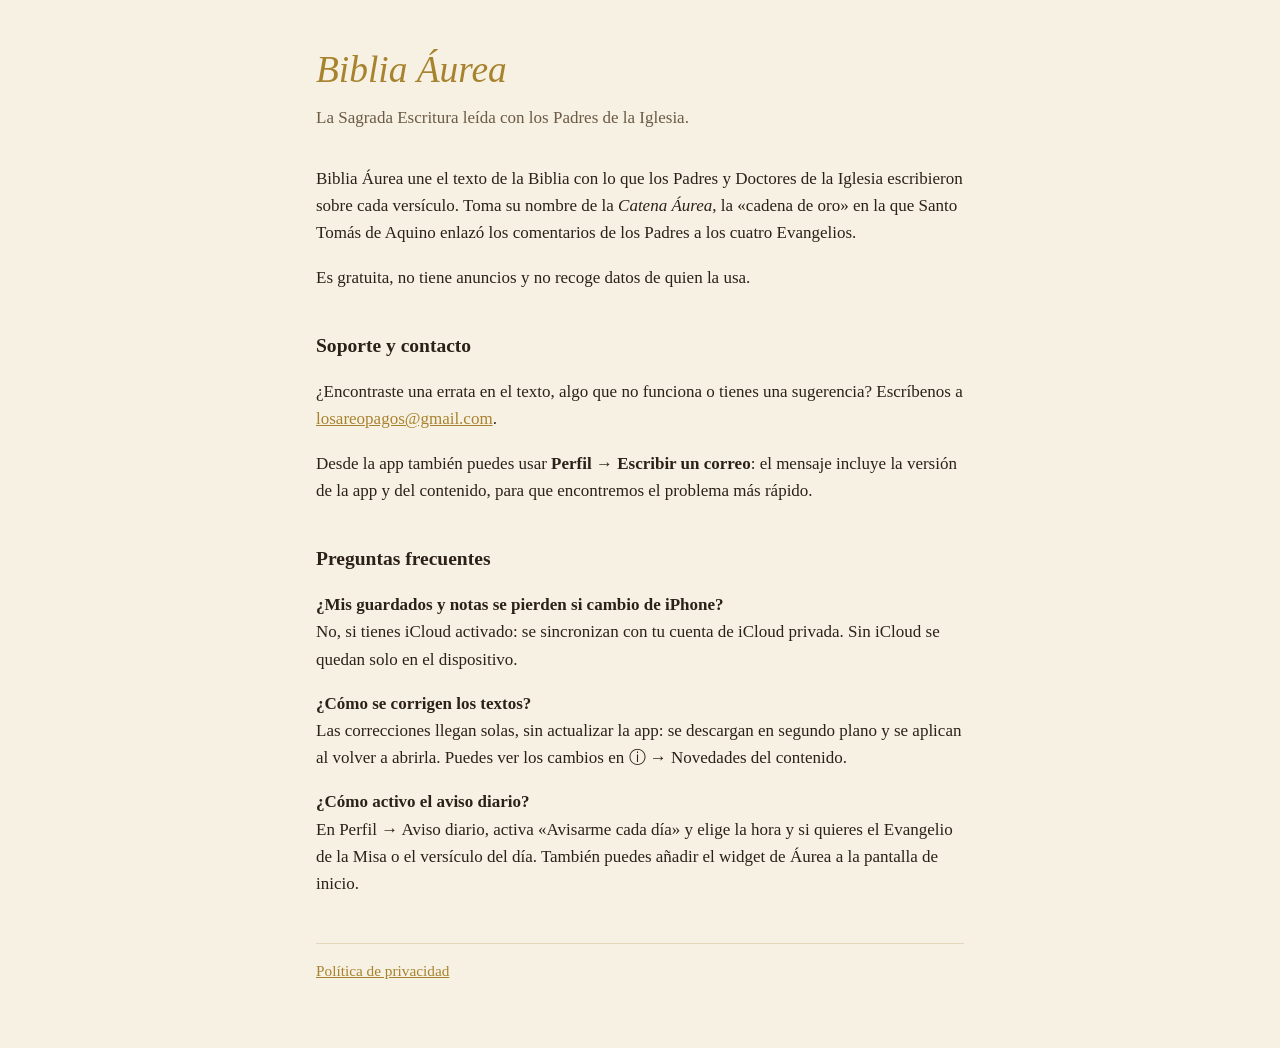
<file: index.html>
<!doctype html>
<html lang="es">
<head>
<meta charset="utf-8">
<meta name="viewport" content="width=device-width,initial-scale=1">
<title>Biblia Áurea · Soporte</title>
<link rel="stylesheet" href="estilo.css">
</head>
<body><main>
<h1>Biblia Áurea</h1>
<p class="lema">La Sagrada Escritura leída con los Padres de la Iglesia.</p>

<p>Biblia Áurea une el texto de la Biblia con lo que los Padres y Doctores de la Iglesia escribieron sobre cada versículo. Toma su nombre de la <em>Catena Áurea</em>, la «cadena de oro» en la que Santo Tomás de Aquino enlazó los comentarios de los Padres a los cuatro Evangelios.</p>
<p>Es gratuita, no tiene anuncios y no recoge datos de quien la usa.</p>

<h2>Soporte y contacto</h2>
<p>¿Encontraste una errata en el texto, algo que no funciona o tienes una sugerencia? Escríbenos a <a href="mailto:losareopagos@gmail.com">losareopagos@gmail.com</a>.</p>
<p>Desde la app también puedes usar <strong>Perfil → Escribir un correo</strong>: el mensaje incluye la versión de la app y del contenido, para que encontremos el problema más rápido.</p>

<h2>Preguntas frecuentes</h2>
<p><strong>¿Mis guardados y notas se pierden si cambio de iPhone?</strong><br>
No, si tienes iCloud activado: se sincronizan con tu cuenta de iCloud privada. Sin iCloud se quedan solo en el dispositivo.</p>
<p><strong>¿Cómo se corrigen los textos?</strong><br>
Las correcciones llegan solas, sin actualizar la app: se descargan en segundo plano y se aplican al volver a abrirla. Puedes ver los cambios en ⓘ → Novedades del contenido.</p>
<p><strong>¿Cómo activo el aviso diario?</strong><br>
En Perfil → Aviso diario, activa «Avisarme cada día» y elige la hora y si quieres el Evangelio de la Misa o el versículo del día. También puedes añadir el widget de Áurea a la pantalla de inicio.</p>

<nav><a href="privacidad.html">Política de privacidad</a></nav>
</main></body>
</html>
</file>
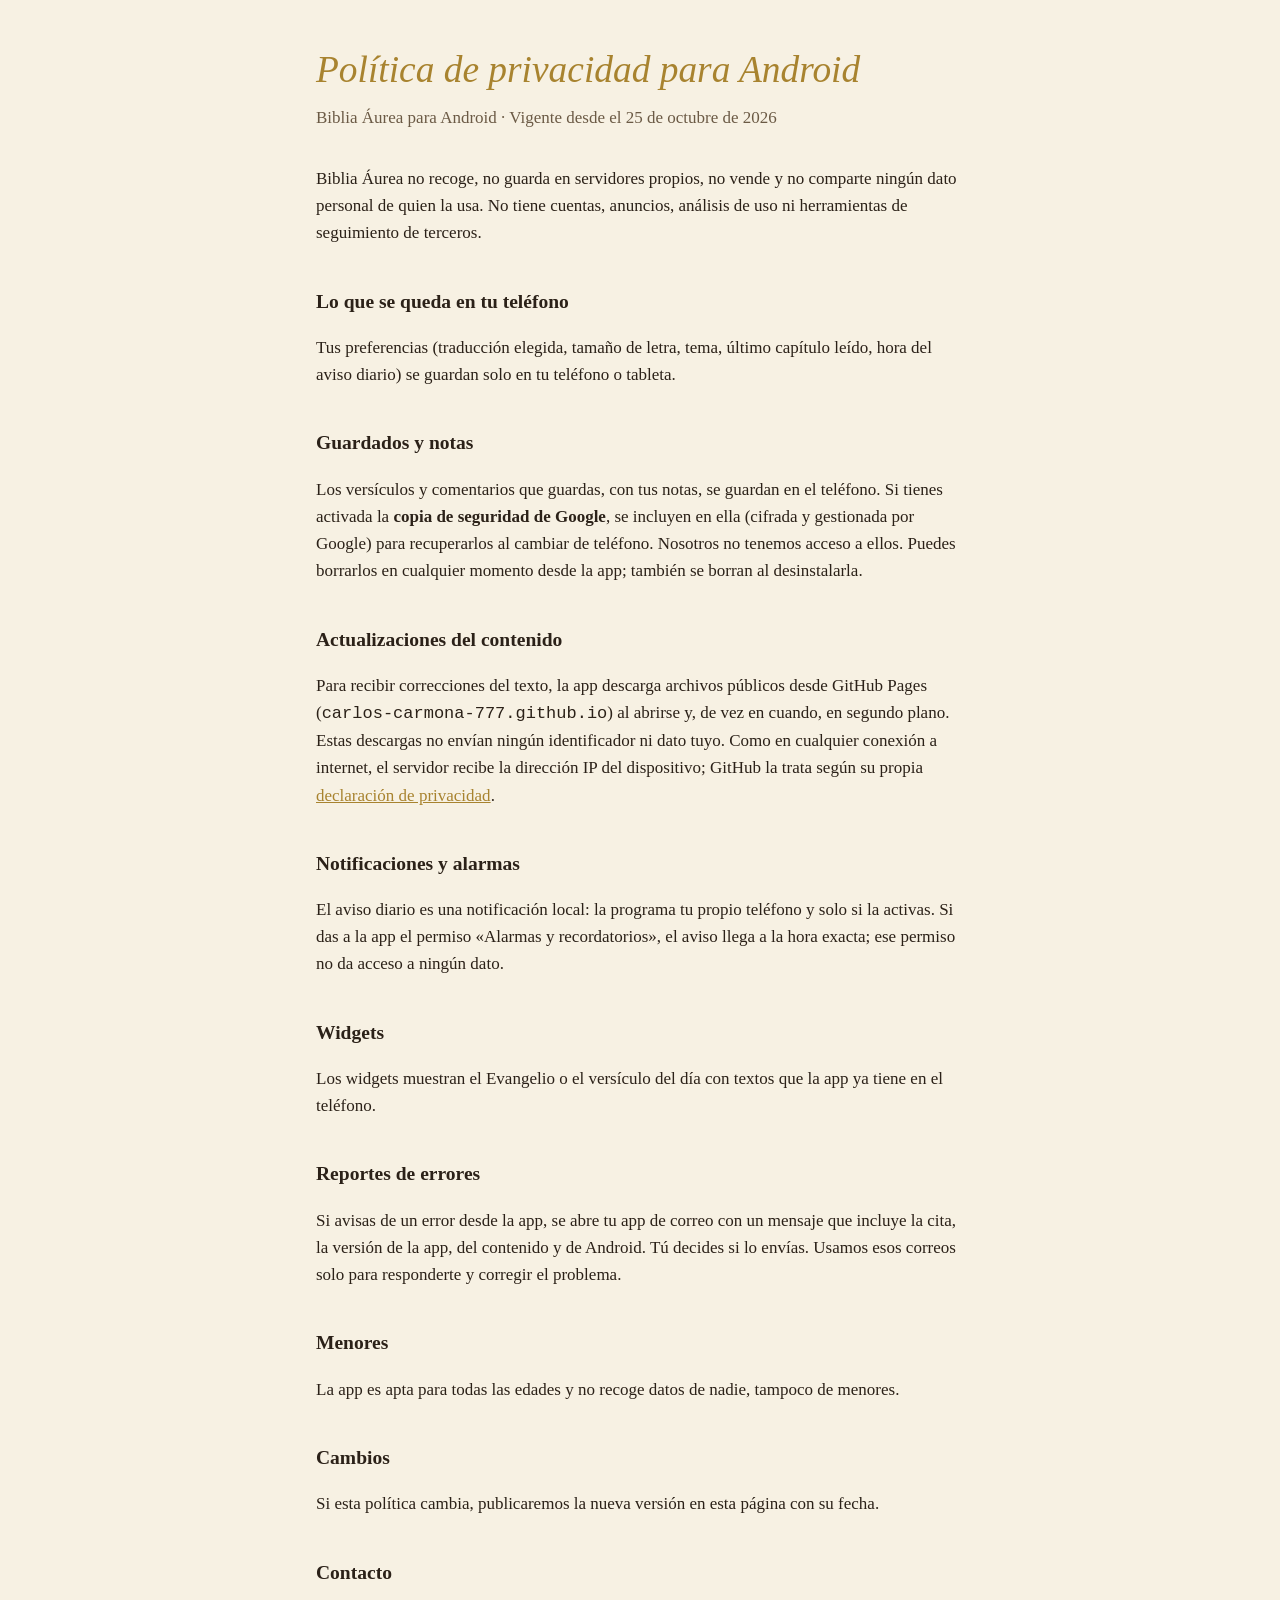
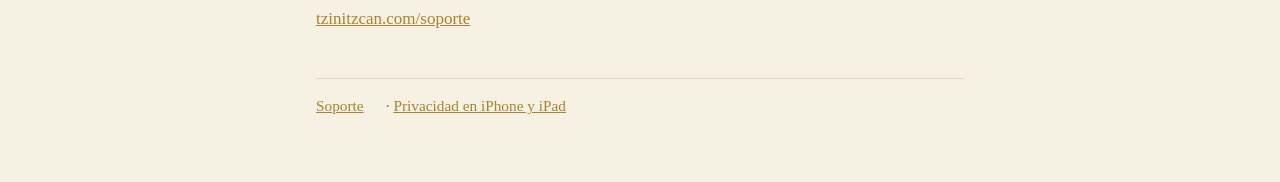
<file: privacidad-android.html>
<!doctype html>
<html lang="es">
<head>
<meta charset="utf-8">
<meta name="viewport" content="width=device-width,initial-scale=1">
<title>Biblia Áurea · Privacidad en Android</title>
<link rel="stylesheet" href="estilo.css">
</head>
<body><main>
<h1>Política de privacidad para Android</h1>
<p class="lema">Biblia Áurea para Android · Vigente desde el 25 de octubre de 2026</p>

<p>Biblia Áurea no recoge, no guarda en servidores propios, no vende y no comparte ningún dato personal de quien la usa. No tiene cuentas, anuncios, análisis de uso ni herramientas de seguimiento de terceros.</p>

<h2>Lo que se queda en tu teléfono</h2>
<p>Tus preferencias (traducción elegida, tamaño de letra, tema, último capítulo leído, hora del aviso diario) se guardan solo en tu teléfono o tableta.</p>

<h2>Guardados y notas</h2>
<p>Los versículos y comentarios que guardas, con tus notas, se guardan en el teléfono. Si tienes activada la <strong>copia de seguridad de Google</strong>, se incluyen en ella (cifrada y gestionada por Google) para recuperarlos al cambiar de teléfono. Nosotros no tenemos acceso a ellos. Puedes borrarlos en cualquier momento desde la app; también se borran al desinstalarla.</p>

<h2>Actualizaciones del contenido</h2>
<p>Para recibir correcciones del texto, la app descarga archivos públicos desde GitHub Pages (<code>carlos-carmona-777.github.io</code>) al abrirse y, de vez en cuando, en segundo plano. Estas descargas no envían ningún identificador ni dato tuyo. Como en cualquier conexión a internet, el servidor recibe la dirección IP del dispositivo; GitHub la trata según su propia <a href="https://docs.github.com/es/site-policy/privacy-policies/github-general-privacy-statement">declaración de privacidad</a>.</p>

<h2>Notificaciones y alarmas</h2>
<p>El aviso diario es una notificación local: la programa tu propio teléfono y solo si la activas. Si das a la app el permiso «Alarmas y recordatorios», el aviso llega a la hora exacta; ese permiso no da acceso a ningún dato.</p>

<h2>Widgets</h2>
<p>Los widgets muestran el Evangelio o el versículo del día con textos que la app ya tiene en el teléfono.</p>

<h2>Reportes de errores</h2>
<p>Si avisas de un error desde la app, se abre tu app de correo con un mensaje que incluye la cita, la versión de la app, del contenido y de Android. Tú decides si lo envías. Usamos esos correos solo para responderte y corregir el problema.</p>

<h2>Menores</h2>
<p>La app es apta para todas las edades y no recoge datos de nadie, tampoco de menores.</p>

<h2>Cambios</h2>
<p>Si esta política cambia, publicaremos la nueva versión en esta página con su fecha.</p>

<h2>Contacto</h2>
<p><a href="https://tzinitzcan.com/soporte">tzinitzcan.com/soporte</a></p>

<nav><a href="index.html">Soporte</a> · <a href="privacidad.html">Privacidad en iPhone y iPad</a></nav>
</main></body>
</html>
</file>
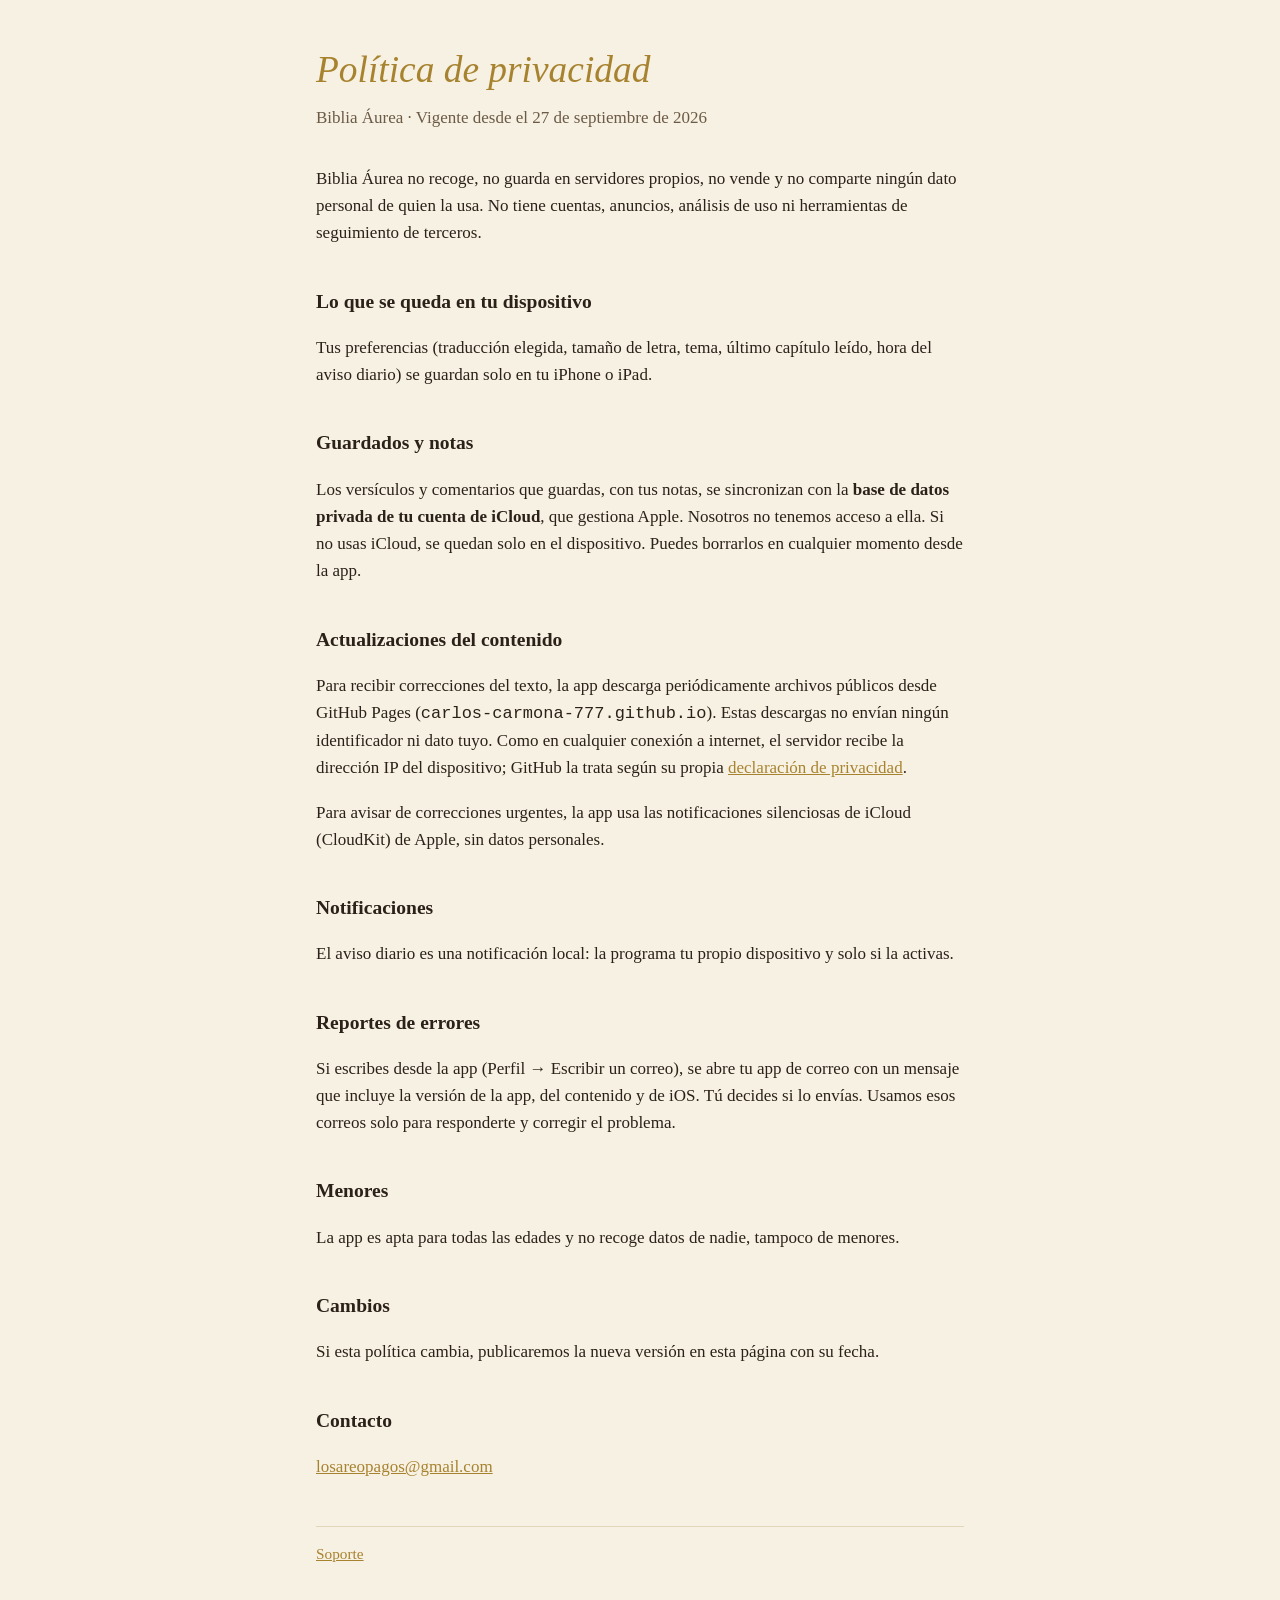
<file: privacidad.html>
<!doctype html>
<html lang="es">
<head>
<meta charset="utf-8">
<meta name="viewport" content="width=device-width,initial-scale=1">
<title>Biblia Áurea · Privacidad</title>
<link rel="stylesheet" href="estilo.css">
</head>
<body><main>
<h1>Política de privacidad</h1>
<p class="lema">Biblia Áurea · Vigente desde el 27 de septiembre de 2026</p>

<p>Biblia Áurea no recoge, no guarda en servidores propios, no vende y no comparte ningún dato personal de quien la usa. No tiene cuentas, anuncios, análisis de uso ni herramientas de seguimiento de terceros.</p>

<h2>Lo que se queda en tu dispositivo</h2>
<p>Tus preferencias (traducción elegida, tamaño de letra, tema, último capítulo leído, hora del aviso diario) se guardan solo en tu iPhone o iPad.</p>

<h2>Guardados y notas</h2>
<p>Los versículos y comentarios que guardas, con tus notas, se sincronizan con la <strong>base de datos privada de tu cuenta de iCloud</strong>, que gestiona Apple. Nosotros no tenemos acceso a ella. Si no usas iCloud, se quedan solo en el dispositivo. Puedes borrarlos en cualquier momento desde la app.</p>

<h2>Actualizaciones del contenido</h2>
<p>Para recibir correcciones del texto, la app descarga periódicamente archivos públicos desde GitHub Pages (<code>carlos-carmona-777.github.io</code>). Estas descargas no envían ningún identificador ni dato tuyo. Como en cualquier conexión a internet, el servidor recibe la dirección IP del dispositivo; GitHub la trata según su propia <a href="https://docs.github.com/es/site-policy/privacy-policies/github-general-privacy-statement">declaración de privacidad</a>.</p>
<p>Para avisar de correcciones urgentes, la app usa las notificaciones silenciosas de iCloud (CloudKit) de Apple, sin datos personales.</p>

<h2>Notificaciones</h2>
<p>El aviso diario es una notificación local: la programa tu propio dispositivo y solo si la activas.</p>

<h2>Reportes de errores</h2>
<p>Si escribes desde la app (Perfil → Escribir un correo), se abre tu app de correo con un mensaje que incluye la versión de la app, del contenido y de iOS. Tú decides si lo envías. Usamos esos correos solo para responderte y corregir el problema.</p>

<h2>Menores</h2>
<p>La app es apta para todas las edades y no recoge datos de nadie, tampoco de menores.</p>

<h2>Cambios</h2>
<p>Si esta política cambia, publicaremos la nueva versión en esta página con su fecha.</p>

<h2>Contacto</h2>
<p><a href="mailto:losareopagos@gmail.com">losareopagos@gmail.com</a></p>

<nav><a href="index.html">Soporte</a></nav>
</main></body>
</html>
</file>
<file: estilo.css>
:root{--papel:#f7f1e3;--tinta:#2b2118;--suave:#6b5a45;--oro:#a8832f;--linea:#e2d6bb}
@media (prefers-color-scheme:dark){:root{--papel:#1b1712;--tinta:#efe6d2;--suave:#b8a88c;--oro:#d4ae5a;--linea:#3a3126}}
*{box-sizing:border-box}
body{margin:0;background:var(--papel);color:var(--tinta);font:17px/1.6 Georgia,"Iowan Old Style",serif}
main{max-width:680px;margin:0 auto;padding:40px 16px 64px}
h1{font-style:italic;color:var(--oro);font-weight:normal;font-size:2.2em;margin:0 0 4px}
h2{font-size:1.15em;margin:2em 0 .4em;color:var(--tinta)}
.lema{color:var(--suave);margin:0 0 2em}
a{color:var(--oro)}
nav{border-top:1px solid var(--linea);margin-top:3em;padding-top:1em;font-size:.9em;color:var(--suave)}
nav a{margin-right:1.2em}
ul{padding-left:1.2em}
</file>
